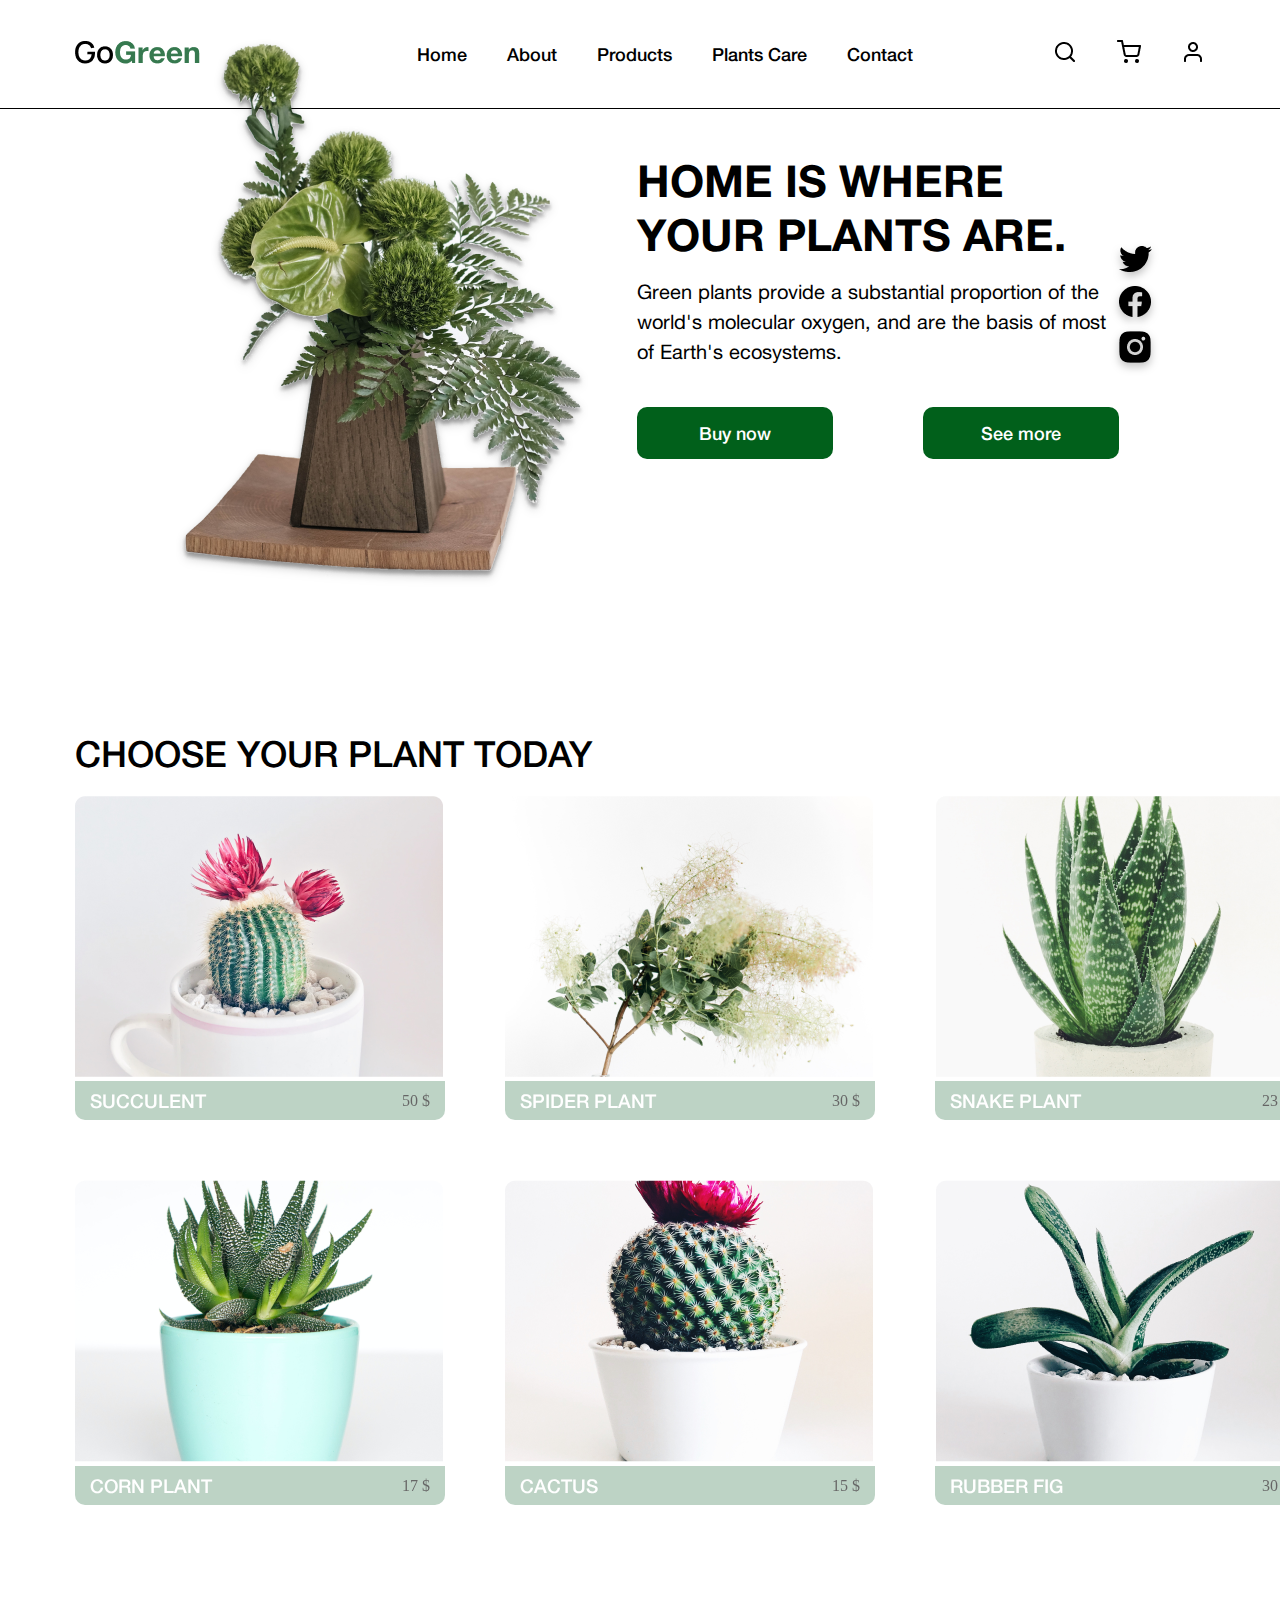
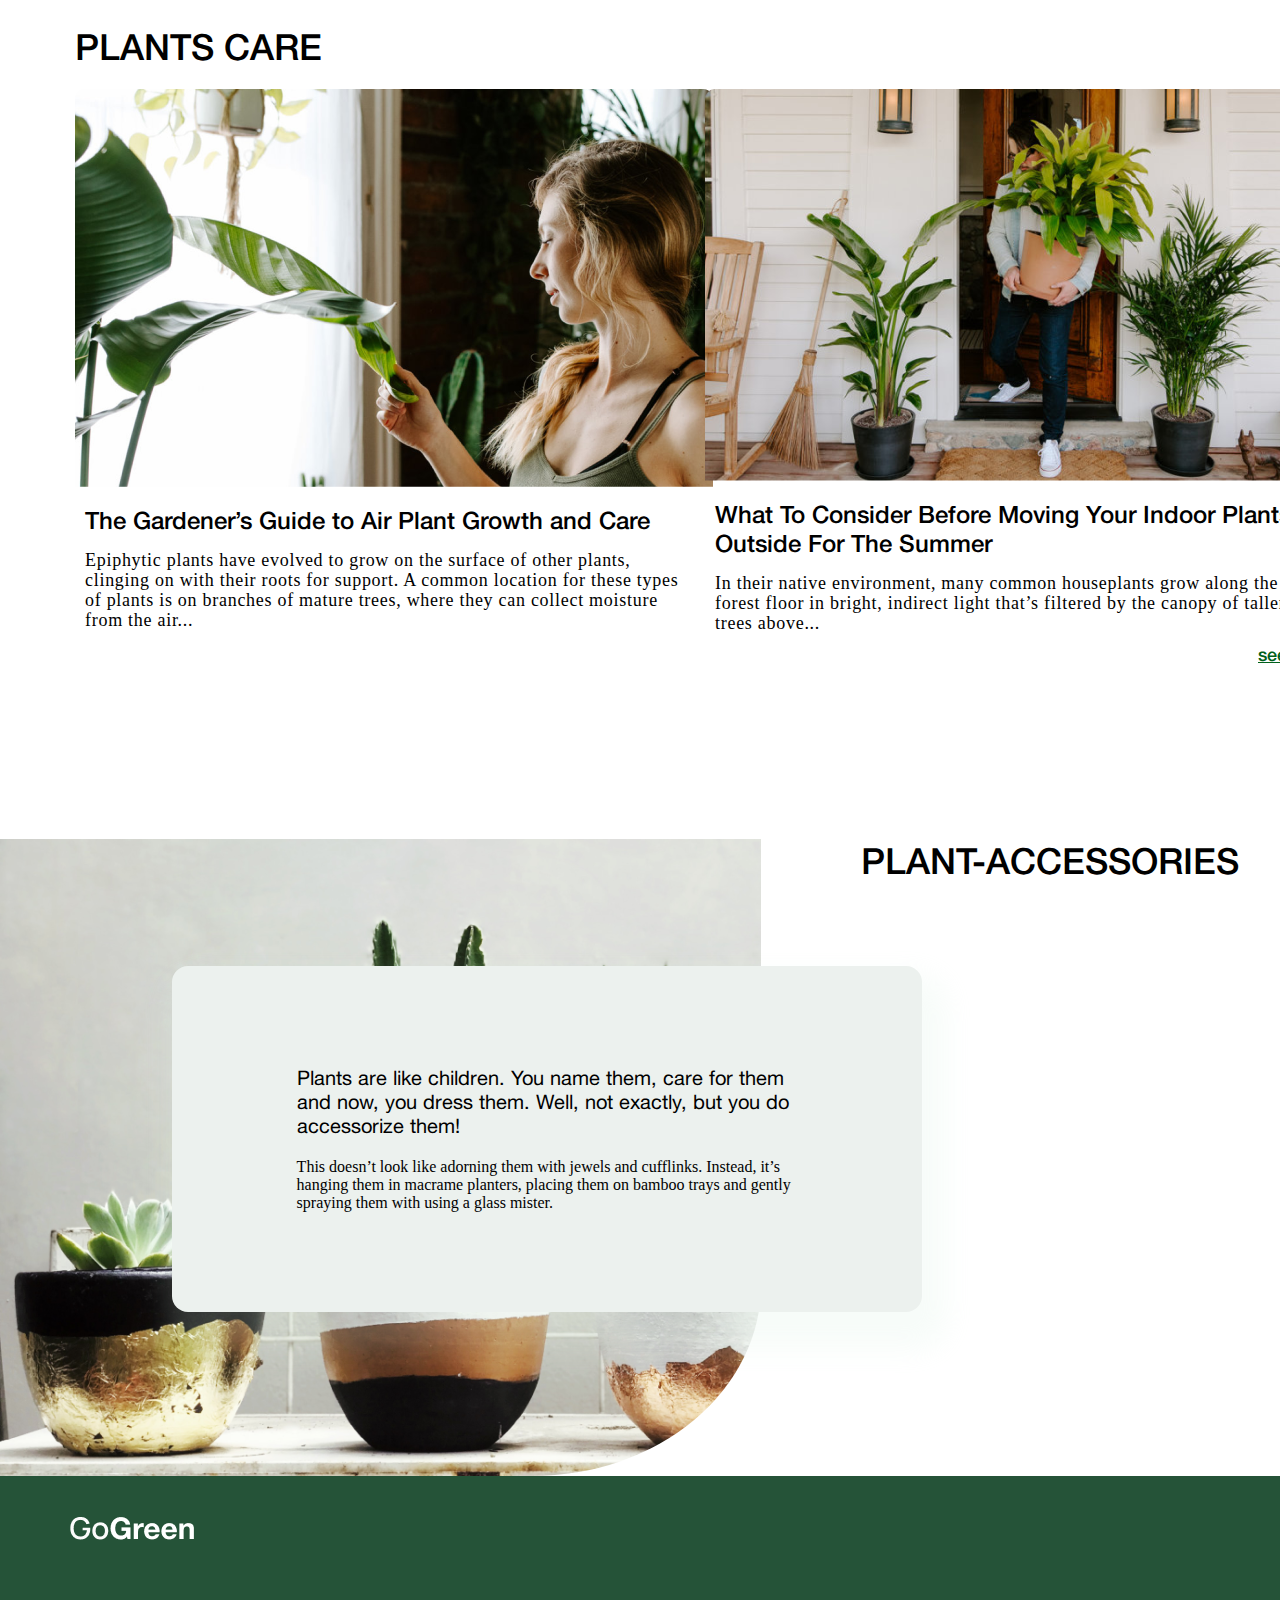
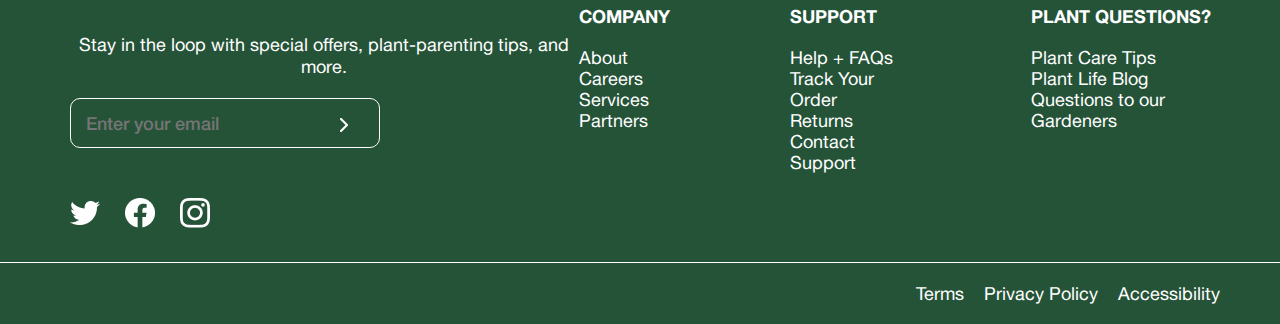
<file: index.html>
<!DOCTYPE html>
<html lang="en">
<head>
    <meta charset="UTF-8">
    <meta http-equiv="X-UA-Compatible" content="IE=edge">
    <meta name="viewport" content="width=device-width, initial-scale=1.0">
    <link rel="stylesheet" href="./static/css/reset.css">
    <link rel="stylesheet" href="./static/css/fonts.css">
    <link rel="stylesheet" href="./static/css/style.css">
    <title>home page</title>
</head>
<body>
    <header>
        <div class="inner-header flex">
            <div class="logo">
                <a href="./index.html">
                    <img src="./static/images/logo/Logo.png" alt="logo">
                </a>
            </div>
            <nav>
                <ul class="flex">
                    <li><a href="./index.html">Home</a></li>
                    <li><a href="#">About</a></li>
                    <li><a href="#">Products</a></li>
                    <li><a href="#">Plants Care</a></li>
                    <li><a href="./static/pages/contact.html">Contact</a></li>
                </ul>
            </nav>
            <div class="right-icons">
                <ul class="flex">
                    <li>
                       <img src="./static/images/icons/search.png" alt="social icon">
                    </li>
                    <li><a href="#">
                        <img src="./static/images/icons/shoppingcart.png" alt="social icon">
                    </a></li>
                    <li><a href="#">
                        <img src="./static/images/icons/user.png" alt="social icon">
                    </a></li>
                </ul>                                     
            </div>
        </div>
    </header>
    <main>
        <div class="inner-main flex">
            <img src="./static/images/mainpage/main.png" alt="plants" class="homelogo">
            <div class="home-plants">
                <h1>HOME IS WHERE YOUR PLANTS ARE.</h1>
                <p>Green plants provide a substantial proportion of the world's molecular oxygen, and are the basis of most of Earth's ecosystems.</p>
                <div class="buttons flex">
                        <button>Buy now</button>
                        <button>See more</button>
                </div>
            </div>
            <div class="social-icons">
                <a href="#">
                    <img src="./static/images/icons/twitter.png" alt="social icon">
                </a>
                <a href="#">
                    <img src="./static/images/icons/facebook.png" alt="social icon">
                </a>
                <a href="#">
                    <img src="./static/images/icons/instagram.png" alt="social icon">
                </a>
            </div>
        </div>
        <section>
            <div class="section-container">
                <h3>Choose Your Plant Today</h3>
                <div class="plant-grid">
                    <div class="plant-box">
                        <img src="./static/images/mainpage/sectionphoto1.png" alt="plant">
                        <span class="cart">
                            <button>Add to Cart</button>
                        </span>
                        <div class="name-price flex">
                            <h5>SUCCULENT</h5>
                            <span>50 $</span>
                        </div>
                    </div>
                    <div class="plant-box">
                        <img src="./static/images/mainpage/sectionphoto2.png" alt="plant">
                        <span class="cart">
                            <button>Add to Cart</button>
                        </span>
                        <div class="name-price flex">
                            <h5>SPIDER PLANT</h5>
                            <span>30 $</span>
                        </div>
                    </div>
                    <div class="plant-box">
                        <img src="./static/images/mainpage/sectionphoto3.png" alt="plant">
                        <span class="cart">
                            <button>Add to Cart</button>
                        </span>
                        <div class="name-price flex">
                            <h5>SNAKE PLANT</h5>
                            <span>23 $</span>
                        </div>
                    </div>
                    <div class="plant-box">
                        <img src="./static/images/mainpage/sectionphoto4.png" alt="plant">
                        <span class="cart">
                            <button>Add to Cart</button>
                        </span>
                        <div class="name-price flex">
                            <h5>CORN PLANT</h5>
                            <span>17 $</span>
                        </div>
                    </div>
                    <div class="plant-box">
                        <img src="./static/images/mainpage/sectionphoto5.png" alt="plant">
                        <span class="cart">
                            <button>Add to Cart</button>
                        </span>
                        <div class="name-price flex">
                            <h5>CACTUS</h5>
                            <span>15 $</span>
                        </div>
                    </div>
                    <div class="plant-box">
                        <img src="./static/images/mainpage/sectionphoto6.png" alt="plant">
                        <span class="cart">
                            <button>Add to Cart</button>
                        </span>
                        <div class="name-price flex">
                            <h5>RUBBER FIG</h5>
                            <span>30 $</span>
                        </div>
                    </div>
                </div>
                <h3>Plants Care</h3>
                <div class="palnts-care flex">
                    <div class="care-box">
                        <img src="./static/images/mainpage/Article 1.png" alt="woman&plant">
                        <a href="#"><h4>The Gardener’s Guide to Air Plant Growth and Care</h4></a>
                        <p>Epiphytic plants have evolved to grow on the surface of other plants, clinging on with their roots for support. A common location for these types of plants is on branches of mature trees, where they can collect moisture from the air...</p>
                    </div>
                    <div class="care-box">
                        <img src="./static/images/mainpage/Article 2.png" alt="boy&plant">
                        <a href="#"><h4>What To Consider Before Moving Your Indoor Plants Outside For The Summer</h4></a>
                        <p>In their native environment, many common houseplants grow along the forest floor in bright, indirect light that’s filtered by the canopy of taller trees above...</p>
                        <div class="btn"><a href="#">see more</a></div>
                    </div>
                </div>
            </div>
            <div class="Plant-Accessories ">
                <div class="flex-palnt-accessories">
                    <img src="./static/images/mainpage/plants.png" alt="plants">
                    <h3>Plant-Accessories</h3>
                </div>
                <div class="plant-children">
                    <p class="top-p">Plants are like children. You name them, care for them and now, you dress them. Well, not exactly, but you do accessorize them!</p>
                    <p class="bottom-p">This doesn’t look like adorning them with jewels and cufflinks. Instead, it’s hanging them in macrame planters, placing them on bamboo trays and gently spraying them with using a glass mister.</p>
                </div>
            </div>
        </section>
    </main>
    <footer>
        <div class="top-side only-flex">
            <div class="left-part">
                <a href="./index.html">
                    <img src="./static/images/logo/Logofooter.png">
                </a>
                <p>Stay in the loop with special offers, plant-parenting tips, and more.</p>
                <div class="email">
                    <input class="footer-email" type="email" placeholder="Enter your email">
                    <img src="./static/images/icons/vector.png" alt="search">
                </div>
                <div class="socials only-flex">
                    <a href="#">
                      <img src="./static/images/icons/twitterfooter.png" alt="twitter">
                    </a>
                    <a href="#">
                        <img src="./static/images/icons/facebookfooter.png" alt="facebook">
                    </a>
                    <a href="#">
                        <img src="./static/images/icons/instagramfooter.png" alt="instagram">
                    </a>
                </div>
            </div>
            <div class="right-part">
                <div class="company">
                    <h4>COMPANY</h4>
                    <ul>
                        <li><a href="#">About</a></li>
                        <li><a href="#">Careers</a></li>
                        <li><a href="#">Services</a></li>
                        <li><a href="#">Partners</a></li>
                    </ul>
                </div>
                <div class="company">
                    <h4>SUPPORT</h4>
                    <ul>
                        <li><a href="#">Help + FAQs</a></li>
                        <li><a href="#">Track Your Order</a></li>
                        <li><a href="#">Returns</a></li>
                        <li><a href="#">Contact Support</a></li>
                    </ul>
                </div>
                <div class="company">
                    <h4>PLANT QUESTIONS?</h4>
                    <ul>
                        <li><a href="#">Plant Care Tips</a></li>
                        <li><a href="#">Plant Life Blog</a></li>
                        <li><a href="#">Questions to our Gardeners</a></li>
                    </ul>
                </div>
            </div>
        </div>
        <div class="bottom-side only-flex">
            <li><a href="#">Terms</a></li>
            <li><a href="#">Privacy Policy</a></li>
            <li><a href="#">Accessibility</a></li>
        </div>
    </footer>
</body>
</html>
</file>
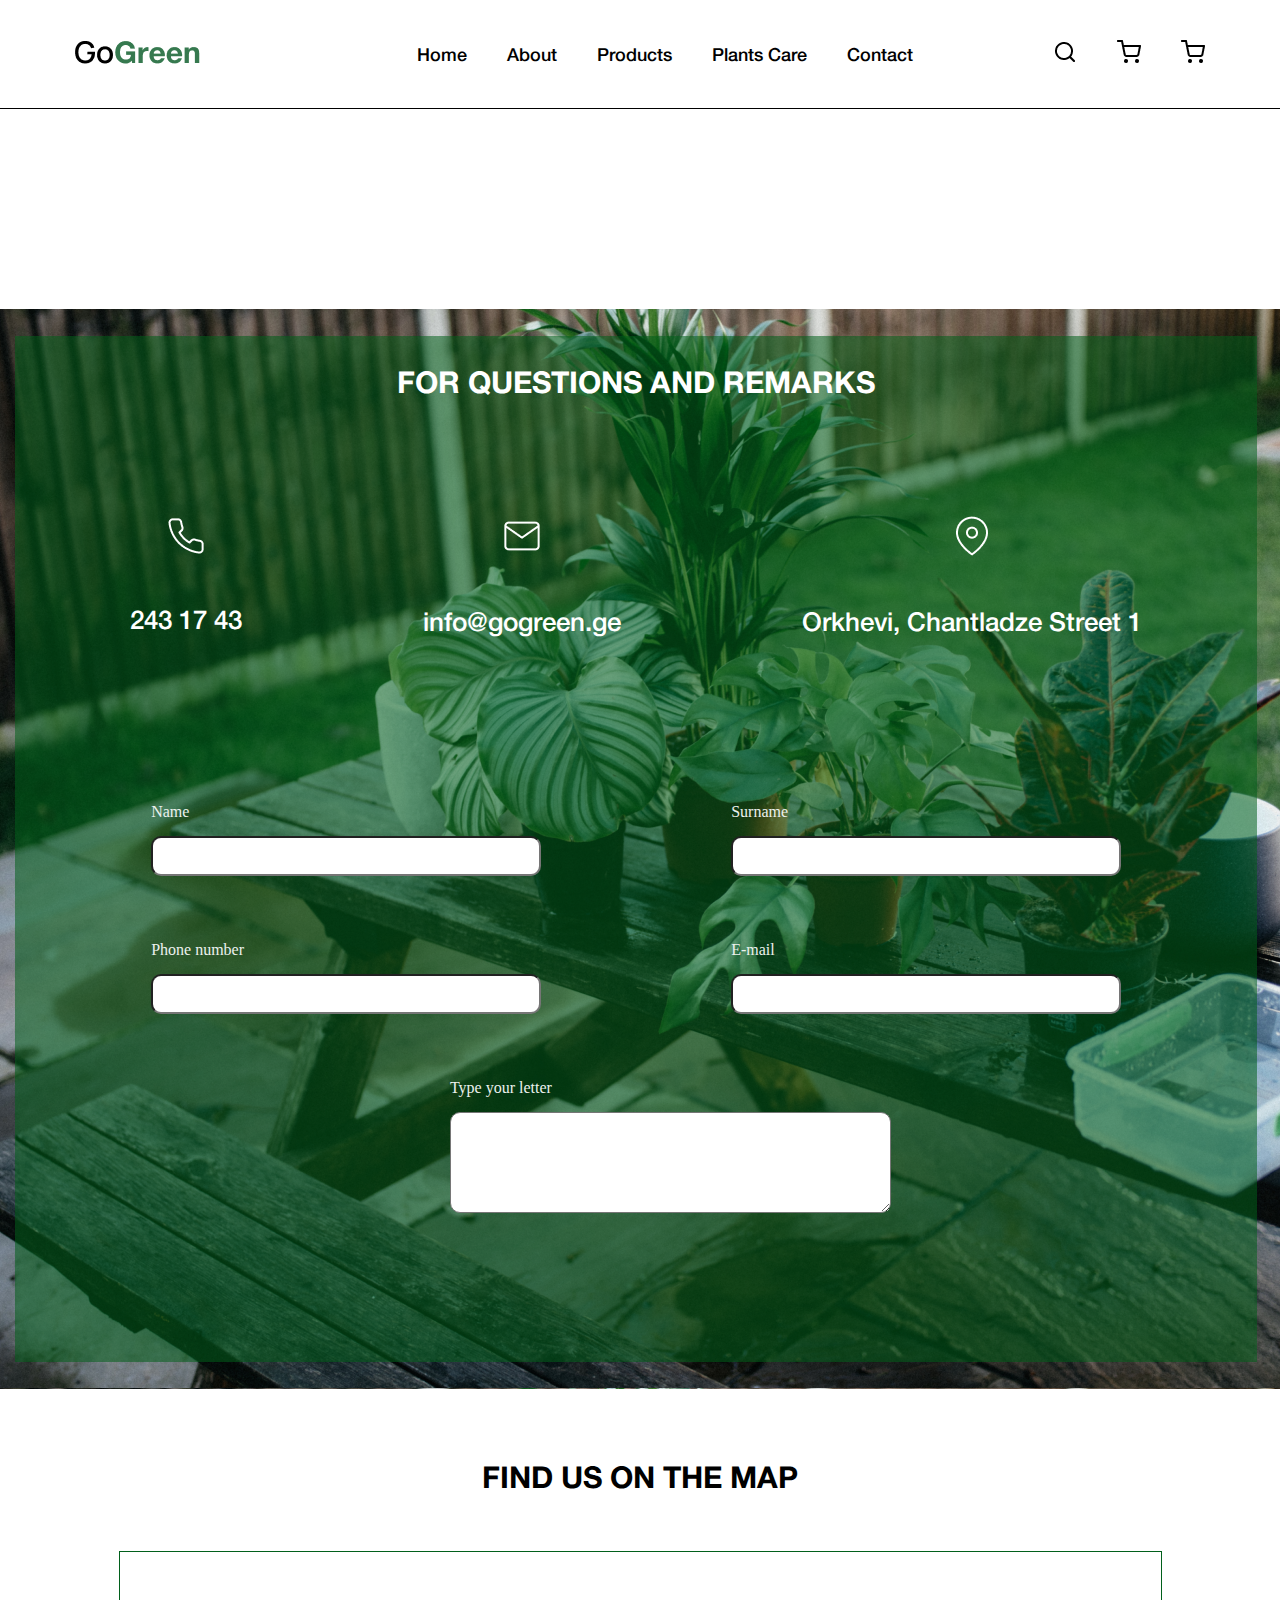
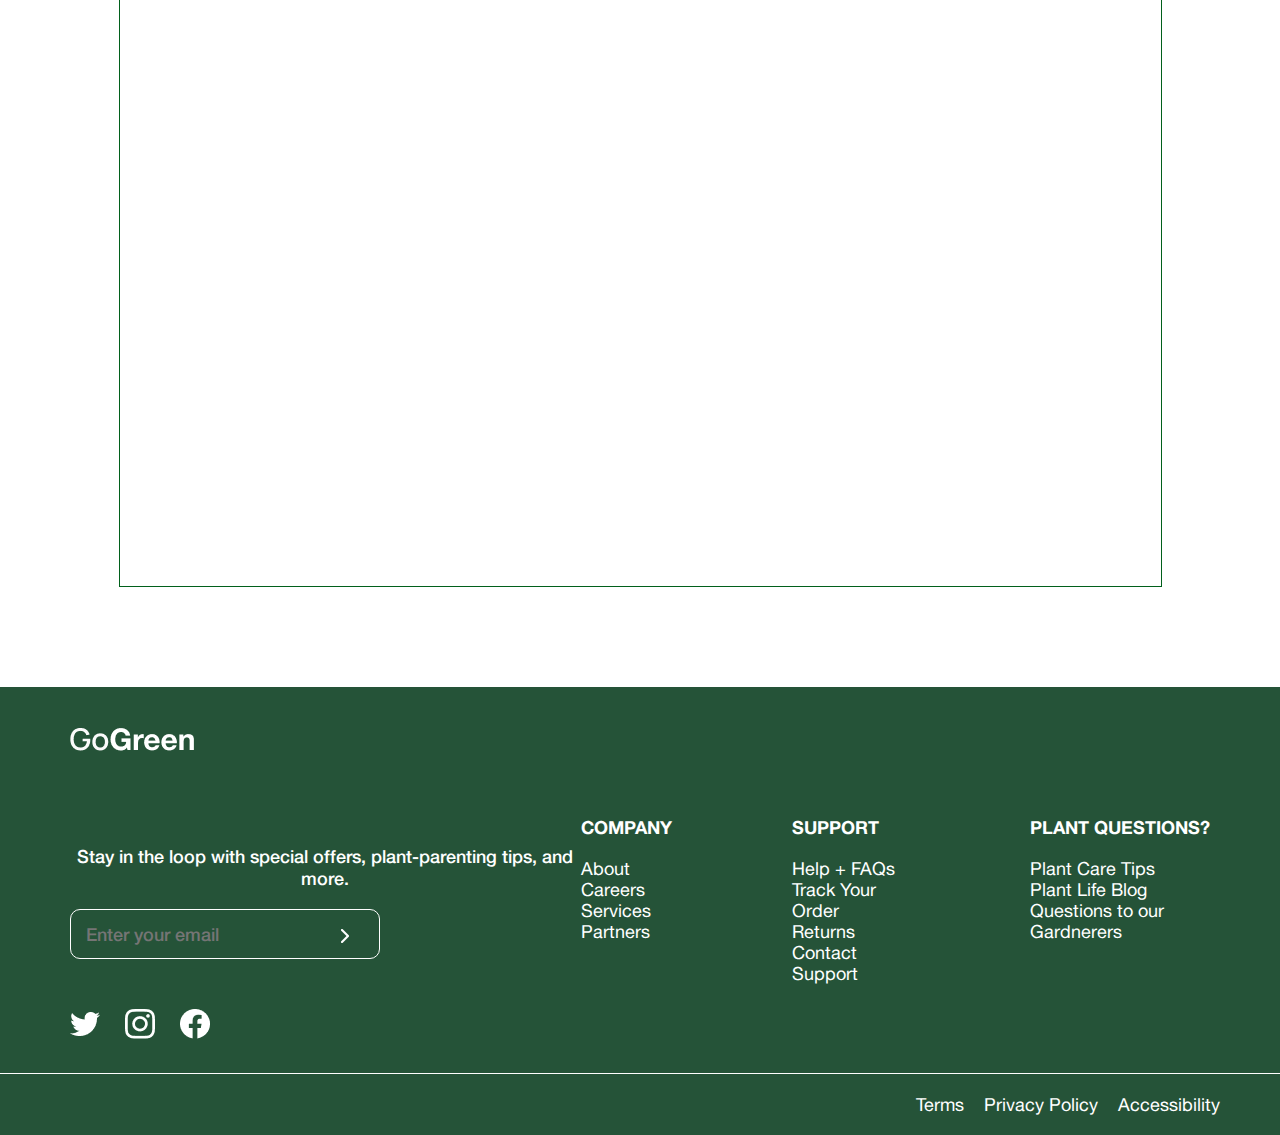
<file: static/pages/contact.html>
<!DOCTYPE html>
<html lang="en">
<head>
    <meta charset="UTF-8">
    <meta http-equiv="X-UA-Compatible" content="IE=edge">
    <meta name="viewport" content="width=device-width, initial-scale=1.0">
    <link rel="stylesheet" href="../css/reset.css">
    <link rel="stylesheet" href="../css/fonts.css">
    <link rel="stylesheet" href="../css/contact.css">
    <title>contact page</title>
</head>
<body>
    <header>
        <div class="inner-header flex">
            <div class="logo">
                <a href="../../index.html">
                    <img src="../images/logo/Logo.png">
                </a>
            </div>
            <nav>
                <ul class="flex">
                    <li class="active"><a href="../../index.html">Home</a></li>
                    <li><a href="#">About</a></li>
                    <li><a href="#">Products</a></li>
                    <li><a href="#">Plants Care</a></li>
                    <li><a href="./contact.html">Contact</a></li>
                </ul>
            </nav>
            <div class="right-icons">
                <ul class="flex">
                    <li>
                       <img src="../images/icons/search.png" alt="social icon">
                    </li>
                    <li><a href="#">
                        <img src="../images/icons/shoppingcart.png" alt="social icon">
                    </a></li>
                    <li><a href="#">
                        <img src="../images/icons/shoppingcart.png" alt="social icon"> 
                    </a></li>
                </ul>                                     
            </div>
        </div>
    </header>
    <main>
        <div class="contact-container">
            <div class="inner-contact-conteiner">
                <h2>FOR QUESTIONS AND REMARKS</h2>
                <div class="contact-info flex">
                    <div class="info">
                        <img src="../images/contact/telephoneicon.png" alt="social icon">                        
                        <h6>243 17 43</h6>
                    </div>
                    <div class="info">
                        <img src="../images/contact/mail.png" alt="social icon">                                                    
                        <h6>info@gogreen.ge</h6>
                    </div>
                    <div class="info">
                        <img src="../images/contact/location.png" alt="social icon">                         
                        <h6>Orkhevi, Chantladze Street 1</h6>
                    </div>
                </div>
                <div class="forms">
                    <form action="" class="flex-form">
                        <div>
                            <label class="fName" for="Name">Name</label>
                            <input type="text" name="name">
                        </div>
                        <div>
                            <label for="last-name">Surname</label>
                            <input type="text" name="last-name">
                        </div>
                    </form>
                    <form action="" class="flex-form">
                        <div>
                            <label class="fName" for="number">Phone number</label>
                            <input type="text" name="text" >
                        </div>
                        <div>
                            <label class="email" for="email" >E-mail</label>
                            <input class="text" type="text" required name="email" >
                        </div>
                    </form>
                    <div class="textarea">
                        <label for="text-area">Type your letter</label>
                        <textarea name="text-area" cols="50" rows="5"></textarea>
                    </div>
                </div>
            </div>
        </div>
        <div class="map">
            <h3>FIND US ON THE MAP</h3>
            <p>
                <iframe src="https://www.google.com/maps/embed?pb=!1m18!1m12!1m3!1d95314.80385091557!2d44.83164148580476!3d41.707837256566236!2m3!1f0!2f0!3f0!3m2!1i1024!2i768!4f13.1!3m3!1m2!1s0x40440cd7e64f626b%3A0x61d084ede2576ea3!2z4YOX4YOR4YOY4YOa4YOY4YOh4YOY!5e0!3m2!1ska!2sge!4v1677491782937!5m2!1ska!2sge" width="900" height="450" style="border:0;" allowfullscreen="" loading="lazy" referrerpolicy="no-referrer-when-downgrade"></iframe>
            </p>
        </div>
    </main>
    <footer>
        <div class="top-side only-flex">
            <div class="left-part">
                <a href="../../index.html">
                    <img src="../images/logo/Logofooter.png" alt="logo">
                </a>
                <p>Stay in the loop with special offers, plant-parenting tips, and more.</p>
                <div class="email">
                    <input class="footer-email" type="email" placeholder="Enter your email">
                    <img src="../images/icons/vector.png" alt="search icon">
                </div>
                <div class="socials only-flex">
                    <a href="#">
                        <img src="../images/icons/twitterfooter.png" alt="social icon">
                    </a>
                    <a href="#">
                        <img src="../images/icons/instagramfooter.png" alt="social icon">
                    </a>
                    <a href="#">
                        <img src="../images/icons/facebookfooter.png" alt="social icon">
                    </a>
                </div>
            </div>
            <div class="right-part">
                <div class="company">
                    <h4>COMPANY</h4>
                    <ul>
                        <li><a href="#">About</a></li>
                        <li><a href="#">Careers</a></li>
                        <li><a href="#">Services</a></li>
                        <li><a href="#">Partners</a></li>
                    </ul>
                </div>
                <div class="company">
                    <h4>SUPPORT</h4>
                    <ul>
                        <li><a href="#">Help + FAQs</a></li>
                        <li><a href="#">Track Your Order</a></li>
                        <li><a href="#">Returns</a></li>
                        <li><a href="#">Contact Support</a></li>
                    </ul>
                </div>
                <div class="company">
                    <h4>PLANT QUESTIONS?</h4>
                    <ul>
                        <li><a href="#">Plant Care Tips</a></li>
                        <li><a href="#">Plant Life Blog</a></li>
                        <li><a href="#">Questions to our Gardnerers</a></li>
                    </ul>
                </div>
            </div>
        </div>
        <div class="bottom-side only-flex">
            <li><a href="">Terms</a></li>
            <li><a href="">Privacy Policy</a></li>
            <li><a href="">Accessibility</a></li>
        </div>
    </footer>
</body>
</html>
</file>
<file: static/css/fonts.css>
@font-face{
    font-family: 'helvetica-neue-500';
    src:url("../fonts/HelveticaNeue-Medium.otf")
}
@font-face{
    font-family: 'helvetica-neue-700';
    src:url("../fonts/HelveticaNeue-Bold.otf")
}
@font-face{
    font-family: 'helvetica-neue-400';
    src:url("../fonts/HelveticaNeue-Regular.otf")
}
@font-face{
    font-family: 'helvetica-neue-400-italic';
    src:url("../fonts/HelveticaNeue-RegularItalic.otf")
}
@font-face{
    font-family: 'helvetica-neue-300';
    src:url("../fonts/HelveticaNeue-Light.otf")
}
</file>
<file: static/css/style.css>
.flex{
    display: flex;
    justify-content: space-between;
    align-items: center;
}
.only-flex{
    display: flex;
    align-items: center;
}
/* header */

.inner-header{
    width: 100%;
    margin: 0 auto;
    padding: 40px 75px;
    border-bottom: 1px solid #000000;
}
.inner-header .logo{
   transition: .2s ease-in-out;
}
.inner-header{
    position: absolute;
}
.homelogo{
    position: relative;
}
.inner-header .logo:hover{
    filter: drop-shadow(0px 4px 10px #05641ebb);
    transform: scale(1.1);
}
.inner-header nav{
    flex-grow: 1;
    display: flex;
    justify-content: flex-end;
}
.inner-header nav ul{
    margin-right: 100px;
}
.inner-header nav ul li{
    margin-right: 40px;
}
.inner-header .right-icons ul li:not(:last-child){
    margin-right: 40px;
}
.inner-header .right-icons ul li svg:hover{
    filter: drop-shadow(0px 4px 10px #01601abb);
    transform: scale(1.1);
}
.inner-header .right-icons ul:first-child{
    cursor: pointer;
}
.inner-header nav ul li a{
    font-family: 'helvetica-neue-500';
    font-size: 18px;
    line-height: 22px;
    text-align: center;
    color: #000000;
}
.inner-header nav ul li a:hover{
    text-shadow: 2px 1px 50px #01601af3;
}

/* main section */

.inner-main{
    width: 80%;
    margin: 0 auto;
} 
.inner-main img{
    filter: drop-shadow(0px 4px 4px rgba(0, 0, 0, 0.25));
    transition: .3s ease-in-out;
}
.inner-main img:hover{
    filter: drop-shadow(0px 4px 10px #01601abb);
}
.inner-main .home-plants{
    max-width: 500px;
}
.inner-main .home-plants h1{
    font-family: 'helvetica-neue-700';
    font-size: 44px;
    line-height: 54px;
    color: #000000;
    margin-bottom: 15px;
}
.inner-main .home-plants p{
    font-family: 'helvetica-neue-400';
    font-size: 20px;
    line-height: 30px;
    color: #000000;
    margin-bottom: 40px;
}
.inner-main .buttons button{
    cursor: pointer;
    font-family: 'helvetica-neue-500';
    font-size: 18px;
    line-height: 22px;
    color: #FFFFFF;
    background: #01601B;
    border-radius: 10px;
    padding: 15px 50px;
    width: 196px;
}
.inner-main .buttons button:hover{
    font-size: 20px;
    text-shadow: 2px 1px 10px #adf13fef;
}
.inner-main .social-icons svg{
    margin-top: 20px;
}
.inner-main .social-icons svg:hover{
    filter: drop-shadow(0px 4px 10px #01601abb);
    transform: scale(1.1);
}

/* section part */

section .section-container{
    width: 100%;
    margin: 0 auto;
    padding: 0 75px;
}
section .section-container h3{
    font-family: 'helvetica-neue-500';
    font-size: 36px;
    line-height: 44px;
    text-transform: uppercase;
    color: #000000;
    margin: 120px 0 20px 0;
}
section .section-container .plant-grid .plant-box{
    width: 370px;
    margin: 0 auto;
    position: relative;
}
section .section-container .plant-grid{
    display: grid;
    grid-template-columns: 1fr 1fr 1fr;
    column-gap: 60px;
    row-gap: 60px;
}
section .section-container .plant-grid .plant-box .name-price {
    background: rgba(54, 121, 79, 0.55);
    border-bottom-left-radius: 10px;
    border-bottom-right-radius: 10px;
    padding: 8px 15px;   
    opacity: 0.6;
}
section .section-container .plant-grid .plant-box .name-price h5{
    font-family: 'helvetica-neue-500';
    font-size: 19px;
    line-height: 23px;
    color: #FFFFFF;
}
section .section-container .plant-grid .plant-box .name-price button{
    font-family: 'helvetica-neue-400-italic';
    font-size: 18px;
    line-height: 22px;
    color: #FFFFFF;
}
section .section-container .plant-grid .plant-box button{
    cursor: pointer;
    position: absolute;
    left: 25%;
    bottom: 20%;
    font-family: 'helvetica-neue-500';
    font-size: 19px;
    line-height: 23px;
    color: transparent;
    background: transparent;
    padding: 15px 40px;
    border-radius: 10px;
    transition: .2s ease-in-out;
}
.plant-box:hover img {
    opacity: 0.5;
}
section .section-container .plant-grid .plant-box button:hover{
    filter: drop-shadow(0px 4px 10px #01601abb);
    transform: scale(1.1);
}
section .section-container .plant-grid .plant-box:hover button{
    color: #0F6845;
    background: #FFFFFF;
}
section .section-container .plant-grid .plant-box:hover .name-price{
    opacity: 1;
    background: #36794F;
}

/* pant care section */

section .section-container .palnts-care .care-box{
    width: 630px;
    height:600px;
    margin-bottom: 150px;
}
section .section-container .palnts-care .care-box h4{
    font-family: 'helvetica-neue-500';
    font-size: 24px;
    line-height: 29px;
    color: #000000;
    margin: 15px 0 15px 10px;
}
section .section-container .palnts-care .care-box p{
    font-size: 18px;
    line-height: 20px;
    letter-spacing: 0.04em;
    color: #000000;
    margin: 10px 10px;
    text-align: start;
}
section .section-container .palnts-care .care-box .btn a{
    font-family: 'helvetica-neue-500';
    font-size: 18px;
    line-height: 22px;
    text-decoration-line: underline;
    color: #01601B;
    float: right;
}
section .Plant-Accessories {
    position: relative;
}
section .Plant-Accessories .flex-palnt-accessories{
    display: flex;
    justify-content: flex-start;
    align-items: flex-start;
}
section .Plant-Accessories .flex-palnt-accessories h3{
    margin-left: 100px;
    font-family: 'helvetica-neue-500';
    font-size: 36px;
    line-height: 44px;
    text-align: center;
    text-transform: uppercase;
    color: #000000;
    
}
section .Plant-Accessories .flex-palnt-accessories img{
    border-bottom-right-radius: 30%;
}
section .Plant-Accessories .plant-children{
    position: absolute;
    top: 20%;
    right: 28%;
    width: 750px;
    background: #ECF1EE;
    box-shadow: 10px 23px 29px 14px rgba(215, 242, 225, 0.2);
    border-radius: 16px;
}
section .Plant-Accessories .plant-children .top-p{
    font-family: 'helvetica-neue-400';
    font-size: 20px;
    line-height: 24px;
    color: #000000;
    padding: 100px 125px 0 125px;
}
.bottom-p{
    padding: 20px 125px 100px 125px;
}
/* footer */
footer{
    background-color: 
    #255338;
}
footer .top-side{
    justify-content: space-between;
    padding-top: 40px;
    padding-left: 70px;
    padding-right: 50px;
}
footer .top-side .left-part .logo{
    cursor: pointer;
}
footer .top-side .left-part .logo:hover{
    filter: drop-shadow(2px 1px 10px #adf13fef);
}
footer .top-side .left-part p{
    font-family: 'helvetica-neue-400';
    font-size: 18px;
    line-height: 22px;
    text-align: center;
    color: #FFFFFF;
    margin: 90px 0 20px 0;
}
.email{
    position: relative;
}

.footer-email[type=email] {
    width: 310px;
    height: 50px;
    border: 1px solid #FFFFFF;
    background: #255338;
    border-radius: 10px;
    padding: 15px 0 15px 15px;
    color: #FFFFFF;
    font-family: 'helvetica-neue-500';
    font-size: 18px;
    line-height: 22px;
}
footer .top-side .left-part .email img{
    position: absolute;
    top: 40%;
    left: 53%;
    cursor: pointer;
}
footer .top-side .left-part .socials{
    margin: 50px 0 30px 0;
    gap: 25px;
    transition: .4s ease-in-out;
}
footer .top-side .left-part .socials a:hover{
    filter: drop-shadow(2px 1px 10px #adf13fef);
    transform: scale(1.1);
}
footer .top-side .right-part{
    gap: 120px;
    display: flex;
}
footer .top-side .right-part h4{
    font-family: 'helvetica-neue-700';
    font-size: 18px;
    line-height: 22px;
    color: #FFFFFF;
    margin-bottom: 20px;
}
footer .top-side .right-part a{
    font-family: 'helvetica-neue-400';
    font-size: 18px;
    line-height: 21px;
    text-align: center;
    color: #FFFFFF;
}
.bottom-side {
    width: 100%;
    justify-content: flex-end;
    gap: 20px;
    padding: 20px 60px 20px 0;
    border-top:  1px solid #FFFFFF;;
}
.bottom-side a{
    font-family: 'helvetica-neue-400';
    font-size: 18px;
    line-height: 21px;
    text-align: center;
    color: #FFFFFF;
    
}
.social-icons{
    display: flex;
    flex-direction: column;
    gap:10px;
}
</file>
<file: static/css/contact.css>
.contact-container {
    position: relative;
    margin-top: 200px;
    width: 100%;
    height: 1080px;
    background-image: url(../images/contact/contact.png); 
}
.inner-contact-conteiner{
    width: 97%;
    position: absolute;
    top: 2.5%;
    bottom: 2.5%;
    left: 1.2%;
    background-color: #01601a8a;
}
.contact-container .inner-contact-conteiner h2{
    font-family: 'helvetica-neue-700';
    font-size: 30px;
    line-height: 37px;
    color: #FFFFFF;
    text-align: center;
    margin: 28px 0 115px 0;
}
.contact-container .inner-contact-conteiner .contact-info{
    margin:0 115px ;
}
.contact-container .inner-contact-conteiner .contact-info .info{
    display: flex;
    flex-direction: column;
    align-items: center;
}
.contact-container .inner-contact-conteiner .contact-info .info h6{
    font-family: 'helvetica-neue-500';
    font-size: 26px;
    line-height: 32px;
    color: #FFFFFF;
    margin: 50px 0 100px 0;
}
.flex-form {
    display: flex;
    align-items: center;
    justify-content: center;
    gap: 190px;
}
label {
    display: block;
    margin:65px 0 15px;
    color: #ECF1EE;
}
input[type=text] {
    width: 390px;
    height: 40px;
    border-radius: 10px;
    font-size: 16px;
   
    padding: 12px 0 12px 50px;
}
input[type=email] {
    width: 390px;
    height: 40px;
    border-radius: 10px;
    font-size: 16px;
    background-position: 10px 10px; 
    padding: 12px 0 12px 50px;
}
.textarea{
    margin-top: 6px;
    margin-bottom: 16px;
    margin-left: 35%;
}
textarea {
    padding: 12px;
    border-radius: 10px;
}
iframe {
    margin:65px 0 15px;
    align-items: center;
    justify-content: center;
}
.map{
    margin-bottom: 100px;
}
.map h3{
    text-align: center;
    font-family: 'helvetica-neue-700';
    font-size: 30px;
    line-height: 37px;
    color: #000000;
    margin: 70px 0 55px 0;
}
.map p{
    width: 1043px;
    border: 1px solid #01601B;
    padding: 50px 80px;
    margin: 0 auto;
}
.contact-container{
    position: relative;
}
.flex{
    display: flex;
    justify-content: space-between;
    align-items: center;
}
.only-flex{
    display: flex;
    align-items: center;
}
/* header */

.inner-header{
    width: 100%;
    margin: 0 auto;
    padding: 40px 75px;
    border-bottom: 1px solid #000000;
}
.inner-header .logo{
transition: .2s ease-in-out;
}

.inner-header .logo:hover{
    filter: drop-shadow(0px 4px 10px #05641ebb);
    transform: scale(1.1);
}
.inner-header nav{
    flex-grow: 1;
    display: flex;
    justify-content: flex-end;
}
.inner-header nav ul{
    margin-right: 100px;
}
.inner-header nav ul li{
    margin-right: 40px;
}
.inner-header .right-icons ul li:not(:last-child){
    margin-right: 40px;
}
.inner-header .right-icons ul li svg:hover{
    filter: drop-shadow(0px 4px 10px #01601abb);
    transform: scale(1.1);
}
.inner-header .right-icons ul:first-child{
    cursor: pointer;
}
.inner-header nav ul li a{
    font-family: 'helvetica-neue-500';
    font-size: 18px;
    line-height: 22px;
    text-align: center;
    color: #000000;
}
.inner-header nav ul li a:hover{
    text-shadow: 2px 1px 50px #01601af3;
}

footer{
    background-color: #255338;

}
footer .top-side{
    justify-content: space-between;
    padding-top: 40px;
    padding-left: 70px;
    padding-right: 50px;
}
footer .top-side .left-part .logo{
    cursor: pointer;
}
footer .top-side .left-part .logo:hover{
    filter: drop-shadow(2px 1px 10px #adf13fef);
}
footer .top-side .left-part p{
    font-family: 'helvetica-neue-500';
    font-size: 18px;
    line-height: 22px;
    text-align: center;
    color: #FFFFFF;
    margin: 90px 0 20px 0;
}
.email{
    position: relative;
}

.footer-email[type=email] {
    width: 310px;
    height: 50px;
    border: 1px solid #FFFFFF;
    background: #255338;
    border-radius: 10px;
    padding: 15px 0 15px 15px;
    color: #FFFFFF;
    font-family: 'helvetica-neue-500';
    font-size: 18px;
    line-height: 22px;
}
footer .top-side .left-part .email img{
    position: absolute;
    top: 40%;
    left: 53%;
    cursor: pointer;
}
footer .top-side .left-part .socials{
    margin: 50px 0 30px 0;
    gap: 25px;
    transition: .4s ease-in-out;
}
footer .top-side .left-part .socials a:hover{
    filter: drop-shadow(2px 1px 10px #adf13fef);
    transform: scale(1.1);
}
footer .top-side .right-part{
    gap: 120px;
    display: flex;
}
footer .top-side .right-part h4{
    font-family: 'helvetica-neue-700';
    font-size: 18px;
    line-height: 22px;
    color: #FFFFFF;
    margin-bottom: 20px;
}
footer .top-side .right-part a{
    font-family: 'helvetica-neue-400';
    font-size: 18px;
    line-height: 21px;
    text-align: center;
    color: #FFFFFF;
}
.bottom-side {
    width: 100%;
    justify-content: flex-end;
    gap: 20px;
    padding: 20px 60px 20px 0;
    border-top:  1px solid #FFFFFF;;
}
.bottom-side a{
    font-family: 'helvetica-neue-400';
    font-size: 18px;
    line-height: 21px;
    text-align: center;
    color: #FFFFFF;
    
}
.social-icons{
    display: flex;
    flex-direction: column;
    gap:10px;
}
</file>
